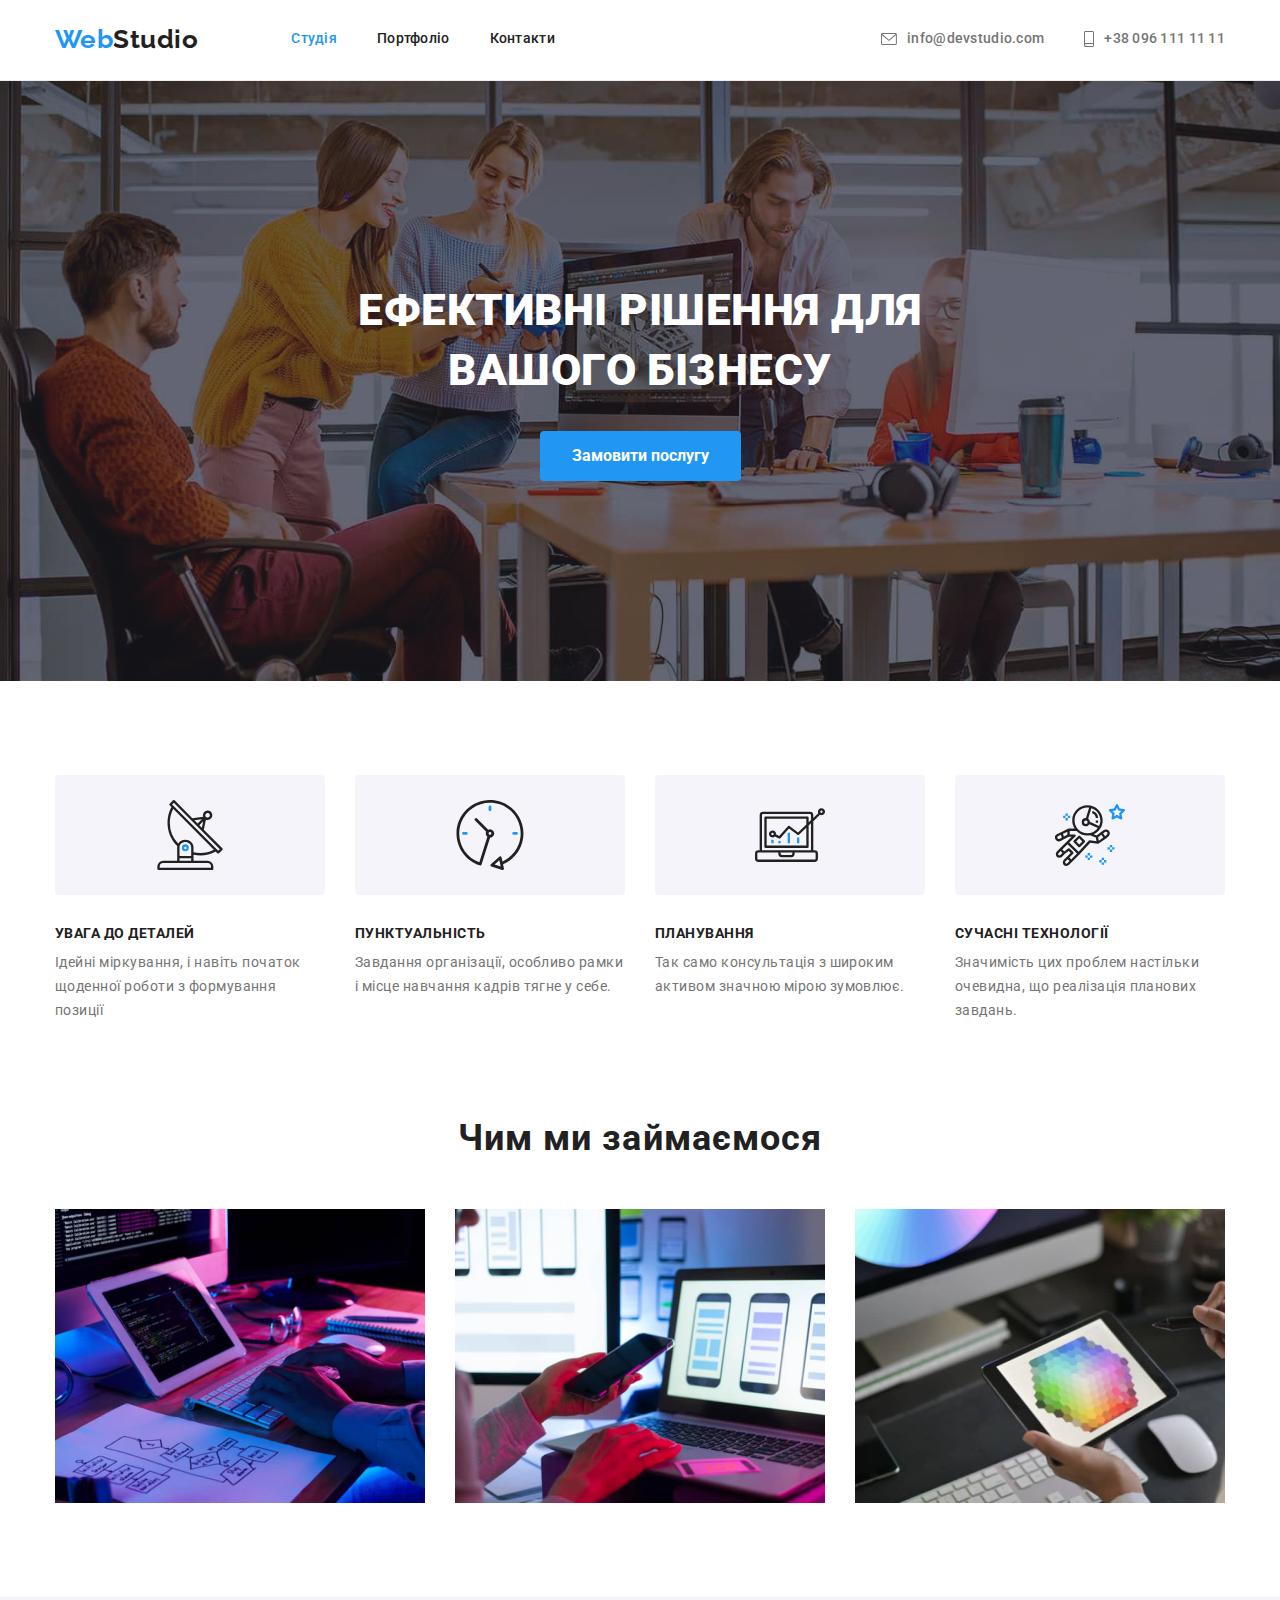
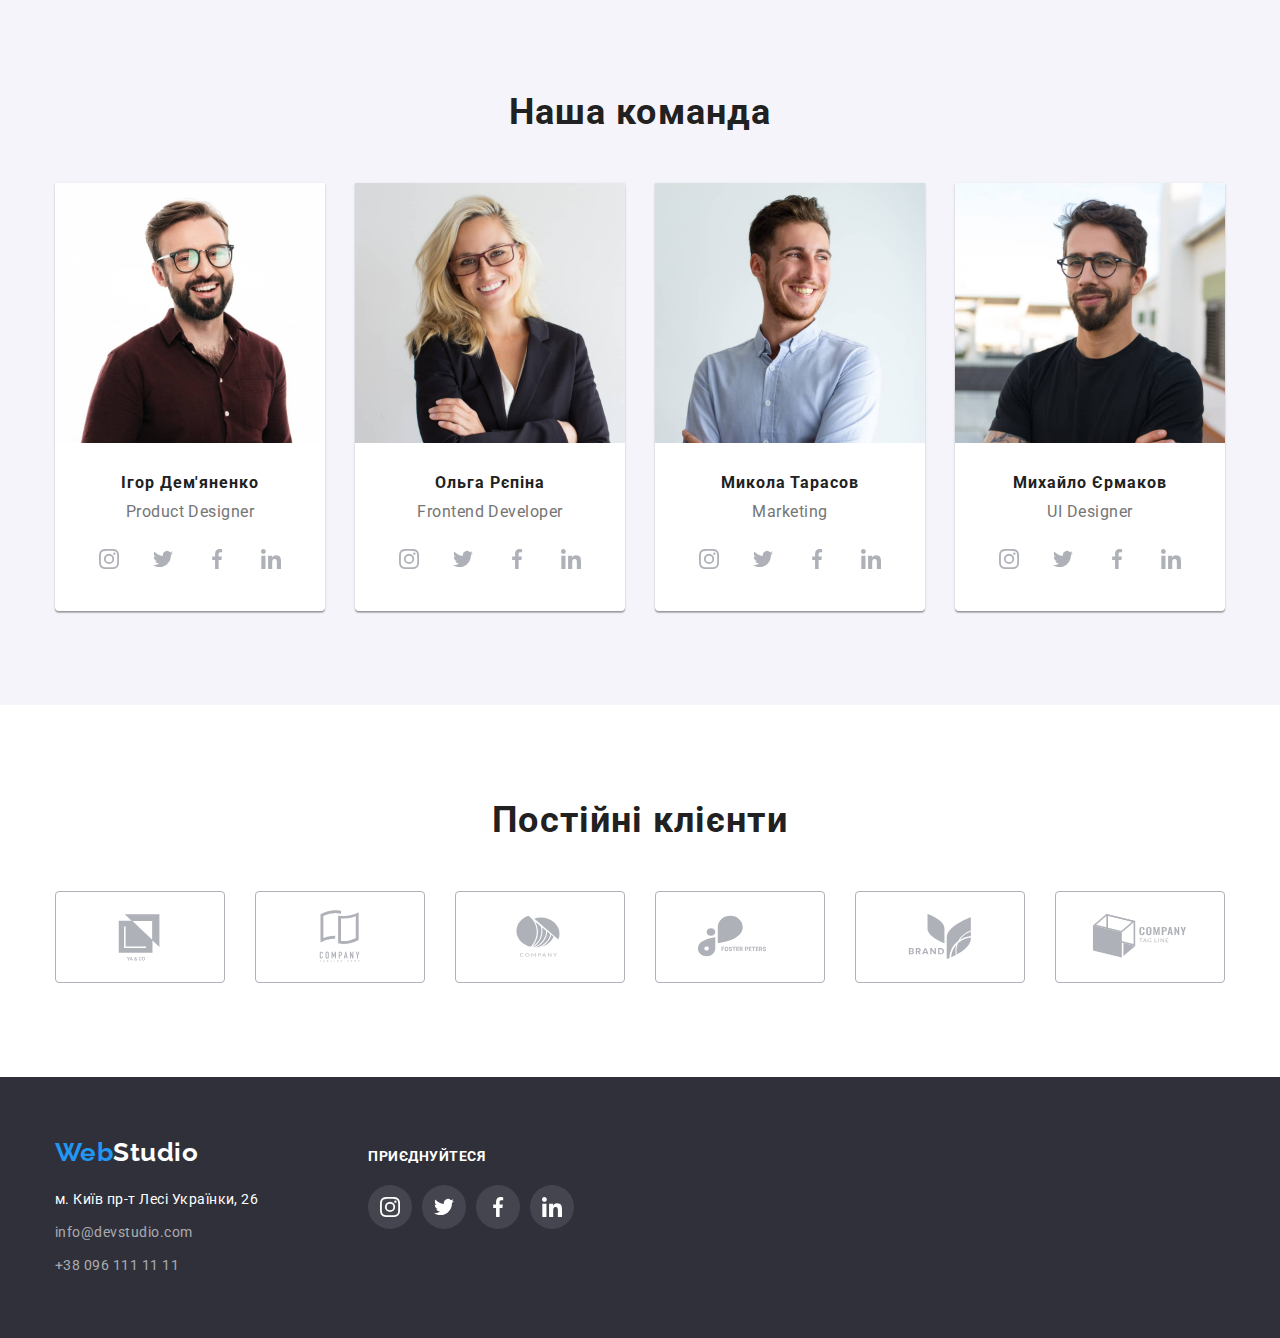
<file: index.html>
<!DOCTYPE html>
<html lang="uk">

<head>
    <meta charset="UTF-8">
    <meta http-equiv="X-UA-Compatible" content="IE=edge">
    <meta name="viewport" content="width=device-width, initial-scale=1.0">
    <link rel="stylesheet"
        href="https://cdnjs.cloudflare.com/ajax/libs/modern-normalize/1.0.0/modern-normalize.min.css" />
    <link rel="stylesheet" href="css/styles.css">
    <link rel="preconnect" href="https://fonts.googleapis.com">
    <link rel="preconnect" href="https://fonts.gstatic.com" crossorigin>
    <link
        href="https://fonts.googleapis.com/css2?family=Raleway:wght@700&family=Roboto:wght@400;500;700;900&display=swap"
        rel="stylesheet">
    <title>Homework 1</title>
</head>

<body>
    <!--Header-->
    <header class="header">
        <div class="container flex center">
            <a href="" class="logo-common logo-black"><span class="logo-highlight">Web</span>Studio</a>
            <nav class="flex-right">
                <ul class="flex list">
                    <li class="item"><a href="" class="link current">Студія</a></li>
                    <li class="item"><a href="./portfolio.html" class="link">Портфоліо</a></li>
                    <li class="item"><a href="" class="link">Контакти</a></li>
                </ul>
            </nav>
            <!--Contacts-->
            <ul class="flex list">
                <li class="item flex center-right ">
                    <a class="link-gray" href="mailto:info@devstudio.com">
                    <svg width="16px" height="12px">
                        <use href="./images/icons.svg#envelope"></use>
                    </svg>
                    <span class="mail-top">info@devstudio.com</span>
                </a>
                </li>
                <li class="item flex center-right">
                <a href="tel:+380961111111" class="link-gray">
                    <svg width="10px" height="16px">
                        <use href="./images/icons.svg#smartphone"></use>
                    </svg>
                   <span class="mail-top">+38 096 111 11 11</span> 
                </a>
                </li>           
            </ul>
        </div>
    </header>

    <!--Main Block-->
    <main>
        <section class="hero">
            <div class="container">
                <h1 class="hero-title">Ефективні рішення для <br /> вашого бізнесу</h1>
                <button class="button-blue" type="button">Замовити послугу</button>
            </div>
        </section>

        <!--Main titles-->
        <section class="section">
            <div class="top container">
                <h2 class="section-title-invisible">Наш підхід</h2>
                <ul class="list card-set">
                    <li class="item">
                        <div class="ico">
                        <svg class="icon" width="70" height="70">
                            <use href="./images/icons.svg#antenna"></use>
                        </svg>
                        </div>
                        <h3 class="title">Увага до деталей</h3>
                        <p class="description">Ідейні міркування, і навіть початок щоденної роботи з формування позиції
                        </p>
                    </li>
                    <li class="item">
                      <div class="ico">
                        <svg class="icon" width="70" height="70">
                            <use href="./images/icons.svg#clock"></use>
                        </svg>
                      </div>
                      <h3 class="title">Пунктуальність</h3>
                      <p class="description">Завдання організації, особливо рамки і місце навчання кадрів тягне у
                            себе.
                      </p>
                    </li>
                    <li class="item">
                        <div class="ico">
                            <svg class="icon" width="70" height="70">
                                <use href="./images/icons.svg#diagram"></use>
                            </svg>
                        </div>
                        <h3 class="title">Планування</h3>
                        <p class="description">Так само консультація з широким активом значною мірою зумовлює.</p>
                    </li>
                    <li class="item">
                        <div class="ico">
                            <svg class="icon" width="70" height="70">
                                <use href="./images/icons.svg#astronaut"></use>
                            </svg>
                        </div>
                        <h3 class="title">Сучасні технології</h3>
                        <p class="description">Значимість цих проблем настільки очевидна, що реалізація планових
                            завдань.
                        </p>
                    </li>
                </ul>
            </div>
        </section>
        <!--About work-->
        <section class="section bottom">
            <div class="container">
                <h2 class="section-title">Чим ми займаємося</h2>
                <ul class="list card-set">
                    <li class="item"><img src="images/a1.jpg" alt="HTML code typing" width="370" class="box"></li>
                    <li class="item"><img src="images/a2.jpg" alt="Page stylization" width="370" class="box"></li>
                    <li class="item"><img src="images/a3.jpg" alt="Color palette" width="370" class="box"></li>
                </ul>
            </div>
        </section>
        <!--Staff-->
        <section class="section staff">
            <div class="container">
            <h2 class="section-title">Наша команда</h2>
            <ul class="list card-set">
                <li class="item">
                    <img src="images/a4.jpg" alt="Photo of Igor Demyanenko" width="270" class="box">
                    <div class="centering">
                        <h3 class="studio-title">Ігор Дем'яненко</h3>
                        <p class="studio-short">Product Designer</p>
                        <ul class="list icon-set">
                            <li class="soc-size">
                                <a class="social" href="">
                                    <svg class="social-icon" width="20" height="20">
                                        <use href="./images/icons.svg#instagram"></use>
                                    </svg>
                                </a>
                            </li>
                            <li class="soc-size">
                                <a class="social" href="">
                                    <svg class="social-icon" width="20" height="20">
                                        <use href="./images/icons.svg#twitter"></use>
                                    </svg>
                                </a>
                            </li>
                            <li class="soc-size">
                                <a class="social" href="">
                                    <svg class="social-icon" width="20" height="20">
                                        <use href="./images/icons.svg#facebook"></use>
                                    </svg>
                                </a>
                            </li>
                            <li class="soc-size">
                                <a class="social" href="">
                                    <svg class="social-icon" width="20" height="20">
                                        <use href="./images/icons.svg#linkedin"></use>
                                    </svg>
                                </a>
                            </li>
                        </ul>
                    </div>
                </li>
                <li class="item">
                    <img src="images/a5.jpg" alt="Photo of Olga Riepina" width="270" class="box">
                    <div class="centering">
                        <h3 class="studio-title">Ольга Рєпіна</h3>
                        <p class="studio-short">Frontend Developer</p>
                        <ul class="list icon-set">
                            <li class="soc-size">
                                <a class="social" href="">
                                    <svg class="social-icon" width="20" height="20">
                                        <use href="./images/icons.svg#instagram"></use>
                                    </svg>
                                </a>
                            </li>
                            <li class="soc-size">
                                <a class="social" href="">
                                    <svg class="social-icon" width="20" height="20">
                                        <use href="./images/icons.svg#twitter"></use>
                                    </svg>
                                </a>
                            </li>
                            <li class="soc-size">
                                <a class="social" href="">
                                    <svg class="social-icon" width="20" height="20">
                                        <use href="./images/icons.svg#facebook"></use>
                                    </svg>
                                </a>
                            </li>
                            <li class="soc-size">
                                <a class="social" href="">
                                    <svg class="social-icon" width="20" height="20">
                                        <use href="./images/icons.svg#linkedin"></use>
                                    </svg>
                                </a>
                            </li>
                        </ul>
                    </div>
                </li>
                <li class="item">
                    <img src="images/a6.jpg" alt="Photo of Mykola Tarasov" width="270" class="box">
                    <div class="centering">
                        <h3 class="studio-title">Микола Тарасов</h3>
                        <p class="studio-short">Marketing</p>
                        <ul class="list icon-set">
                            <li class="soc-size">
                                <a class="social" href="">
                                    <svg class="social-icon" width="20" height="20">
                                        <use href="./images/icons.svg#instagram"></use>
                                    </svg>
                                </a>
                            </li>
                            <li class="soc-size">
                                <a class="social" href="">
                                    <svg class="social-icon" width="20" height="20">
                                        <use href="./images/icons.svg#twitter"></use>
                                    </svg>
                                </a>
                            </li>
                            <li class="soc-size">
                                <a class="social" href="">
                                    <svg class="social-icon" width="20" height="20">
                                        <use href="./images/icons.svg#facebook"></use>
                                    </svg>
                                </a>
                            </li>
                            <li class="soc-size">
                                <a class="social" href="">
                                    <svg class="social-icon" width="20" height="20">
                                        <use href="./images/icons.svg#linkedin"></use>
                                    </svg>
                                </a>
                            </li>
                        </ul>
                    </div>
                </li>
                <li class="item">
                    <img src="images/a7.jpg" alt="Photo of Mykhaylo Yermakov" width="270" class="box">
                    <div class="centering">
                        <h3 class="studio-title">Михайло Єрмаков</h3>
                        <p class="studio-short">UI Designer</p>
                        <ul class="list icon-set">
                            <li class="soc-size">
                                <a class="social" href="">
                                    <svg class="social-icon" width="20" height="20">
                                        <use href="./images/icons.svg#instagram"></use>
                                    </svg>
                                </a>
                            </li>
                            <li class="soc-size">
                                <a class="social" href="">
                                    <svg  class="social-icon" width="20" height="20">
                                        <use href="./images/icons.svg#twitter"></use>
                                    </svg>
                                </a>
                            </li>
                            <li class="soc-size">
                                <a class="social" href="">
                                    <svg class="social-icon" width="20" height="20">
                                        <use href="./images/icons.svg#facebook"></use>
                                    </svg>
                                </a>
                            </li>
                            <li class="soc-size">
                                <a class="social" href="">
                                    <svg class="social-icon" width="20" height="20">
                                        <use href="./images/icons.svg#linkedin"></use>
                                    </svg>
                                </a>
                            </li>
                        </ul>
                    </div>
                </li>
            </ul>
            </div>
        </section>
        <!--Customers-->
        <section class="section">
            <div class="container additional">
            <h2 class="section-title">Постійні клієнти</h2>
            <ul class="list card-set">
                <li class="queue">
                    <a class="item" href="">
                    <svg class="item2" width="106" height="60">
                        <use href="./images/icons.svg#logo1"></use>
                    </svg>
                    </a>
                </li>
                <li class="queue">
                    <a class="item" href="">
                    <svg class="item2" width="106" height="60">
                        <use href="./images/icons.svg#logo2"></use>
                    </svg>
                    </a>
                </li>
                <li class="queue">
                    <a class="item" href="">
                    <svg class="item2" width="106" height="60">
                        <use href="./images/icons.svg#logo3"></use>
                    </svg>
                    </a>
                </li>
                <li class="queue">
                    <a class="item" href="">
                    <svg class="item2" width="106" height="60">
                        <use href="./images/icons.svg#logo4"></use>
                    </svg>
                    </a>
                </li>
                <li class="queue">
                    <a class="item" href="">
                    <svg class="item2" width="106" height="60">
                        <use href="./images/icons.svg#logo5"></use>
                    </svg>
                    </a>
                </li>
                <li class="queue">
                    <a class="item" href="">
                    <svg class="item2" width="106" height="60">
                        <use href="./images/icons.svg#logo6"></use>
                    </svg>
                    </a>
                </li>
            </ul>
            </div>
        </section>
    </main>
    <!--Footer-->
    <footer class="footer">
        <div class="container flex">
            <div>
            <a href="" class="logo-common logo-white"><span class="logo-highlight">Web</span>Studio</a>
            <address>
                <p class="street item">м. Київ пр-т Лесі Українки, 26</p>
                <ul class="list">
                    <li class="item"><a href="mailto:info@devstudio.com" class="address-contact">info@devstudio.com</a>
                    </li>
                    <li class="item"><a href="tel:+380961111111" class="address-contact">+38 096 111 11 11</a></li>
                </ul>
            </address>
            </div>
            <div class="right">
        <h2 class="right-below">Приєднуйтеся</h2>
        <ul class="list icon-set">
            <li class="soc-size">
                <a class="social-f" href="">
                    <svg class="social-icon-f" width="20" height="20">
                        <use href="./images/icons.svg#instagram"></use>
                    </svg>
                </a>
            </li>
            <li class="soc-size">
                <a class="social-f" href="">
                    <svg class="social-icon-f" width="20" height="20">
                        <use href="./images/icons.svg#twitter"></use>
                    </svg>
                </a>
            </li>
            <li class="soc-size">
                <a class="social-f" href="">
                    <svg class="social-icon-f" width="20" height="20">
                        <use href="./images/icons.svg#facebook"></use>
                    </svg>
                </a>
            </li>
            <li class="soc-size">
                <a class="social-f" href="">
                    <svg class="social-icon-f" width="20" height="20">
                        <use href="./images/icons.svg#linkedin"></use>
                    </svg>
                </a>
            </li>
        </ul>
            </div>
        </div>
    </footer>
</body>

</html>
</file>
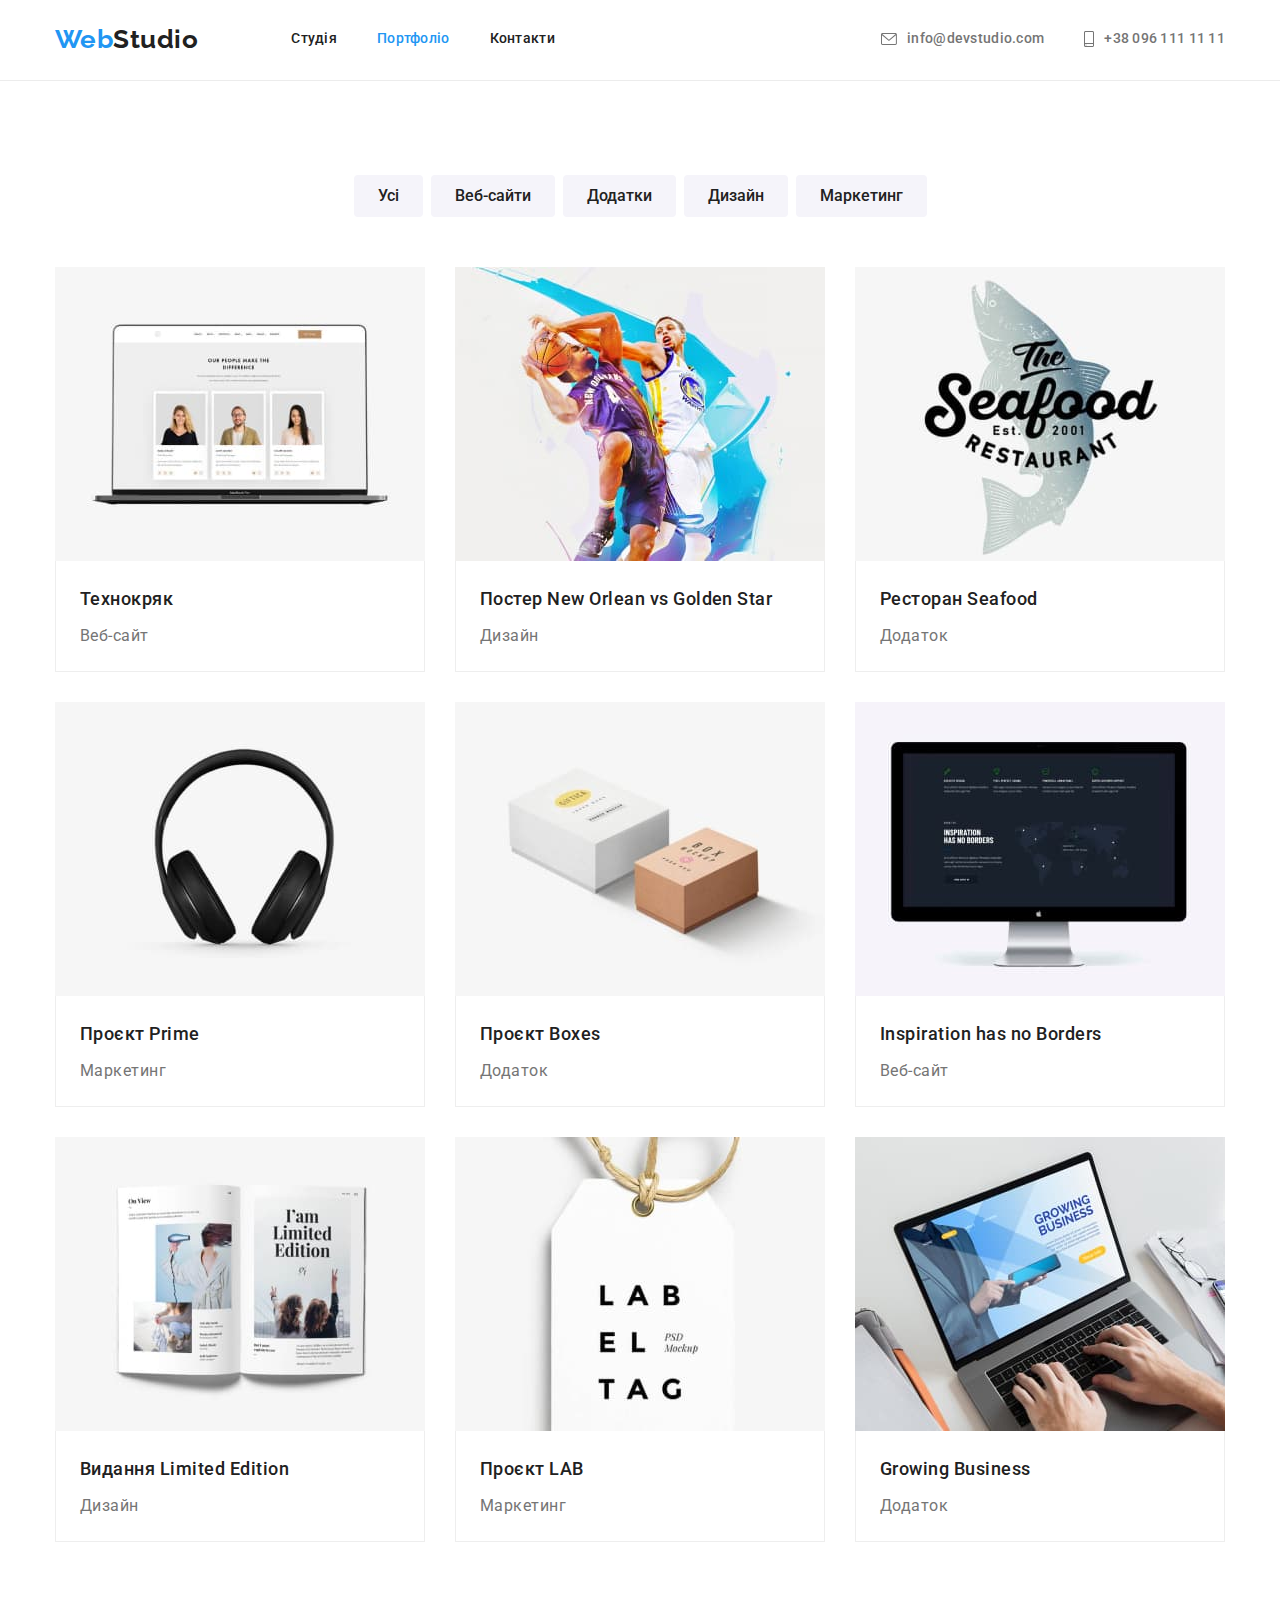
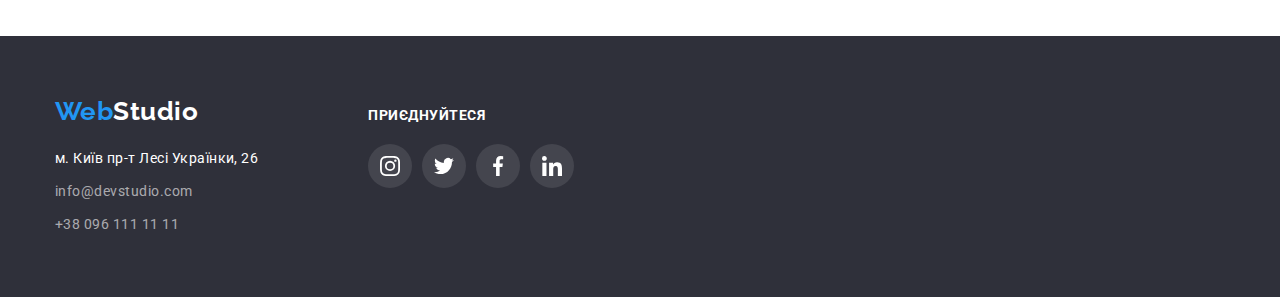
<file: portfolio.html>
<!DOCTYPE html>
<html lang="uk">

<head>
    <meta charset="UTF-8">
    <meta http-equiv="X-UA-Compatible" content="IE=edge">
    <meta name="viewport" content="width=device-width, initial-scale=1.0">
    <link rel="stylesheet" href="https://cdnjs.cloudflare.com/ajax/libs/modern-normalize/1.0.0/modern-normalize.min.css" />
    <link rel="stylesheet" href="css/styles.css">
    <link rel="preconnect" href="https://fonts.googleapis.com">
    <link rel="preconnect" href="https://fonts.gstatic.com" crossorigin>
    <link
        href="https://fonts.googleapis.com/css2?family=Raleway:wght@700&family=Roboto:wght@400;500;700;900&display=swap"
        rel="stylesheet">
    <title>Homework 2</title>
</head>

<body>
    <!--Header-->
    <header class="header">
        <div class="container flex center">
            <a href="" class="logo-common logo-black"><span class="logo-highlight">Web</span>Studio</a>
            <nav class="flex-right">
                <ul class="flex list">
                    <li class="item"><a href="./index.html" class="link">Студія</a></li>
                    <li class="item"><a href="" class="link current">Портфоліо</a></li>
                    <li class="item"><a href="" class="link">Контакти</a></li>
                </ul>
            </nav>
            <!--Contacts-->
            <ul class="flex list">
                <li class="item flex center-right">
                    <a class="link-gray" href="mailto:info@devstudio.com">
                        <svg width="16px" height="12px">
                            <use href="./images/icons.svg#envelope"></use>
                        </svg>
                        <span class="mail-top">info@devstudio.com</span>
                    </a>
                </li>
                <li class="item flex center-right">
                    <a href="tel:+380961111111" class="link-gray">
                        <svg width="10px" height="16px">
                            <use href="./images/icons.svg#smartphone"></use>
                        </svg>
                        <span class="mail-top">+38 096 111 11 11</span>
                    </a>
                </li>
            </ul>
        </div>
    
    </header>

    <main>
            <!--Main Block-->
        <section class="section">
        <div class="container">
            <h1 class="section-title-invisible">Портфоліо</h1>
            <ul class="list flex margin">
                <li class="button"><button class="button-gray" type="button">Усі</button></li>
                <li class="button"><button class="button-gray" type="button">Веб-сайти</button></li>
                <li class="button"><button class="button-gray" type="button">Додатки</button></li>
                <li class="button"><button class="button-gray" type="button">Дизайн</button></li>
                <li class="button"><button class="button-gray" type="button">Маркетинг</button></li>
            </ul> 
            <ul class="port list card-set">
                <li>
                    <a href="" class="nodecoration item">
                        <img src="images/portfolio-image1.jpg" alt="Our staff" width="370" class="box">
                        <div class="border">
                        <h2 class="portfolio-title">Технокряк</h2>
                        <p class="portfolio-short">Веб-сайт</p>
                        </div>
                    </a>
                </li>
                <li>
                    <a href="" class="nodecoration item">
                        <img src="images/portfolio-image2.jpg" alt="Basketball players" width="370" class="box">
                        <div class="border">
                        <h2 class="portfolio-title">Постер New Orlean vs Golden Star</h2>
                        <p class="portfolio-short">Дизайн</p>
                        </div>
                    </a>
                </li>
                <li>
                    <a href="" class="nodecoration item">
                        <img src="images/portfolio-image3.jpg" alt="Label with a fish" width="370" class="box">
                        <div class="border">
                        <h2 class="portfolio-title">Ресторан Seafood</h2>
                        <p class="portfolio-short">Додаток</p>
                        </div>
                    </a>
                </li>
                <li>
                    <a href="" class="nodecoration item">
                        <img src="images/portfolio-image4.jpg" alt="Headphones" width="370" class="box">
                        <div class="border">
                        <h2 class="portfolio-title">Проєкт Prime</h2>
                        <p class="portfolio-short">Маркетинг</p>
                        </div>
                    </a>
                </li>
                <li>
                    <a href="" class="nodecoration item">
                        <img src="images/portfolio-image5.jpg" alt="Two boxes" width="370" class="box">
                        <div class="border">
                        <h2 class="portfolio-title">Проєкт Boxes</h2>
                        <p class="portfolio-short">Додаток</p>
                        </div>
                    </a>
                </li>
                <li>
                    <a href="" class="nodecoration item">
                        <img src="images/portfolio-image6.jpg" alt="Monitor" width="370" class="box">
                        <div class="border">
                        <h2 class="portfolio-title">Inspiration has no Borders</h2>
                        <p class="portfolio-short">Веб-сайт</p>
                        </div>
                    </a>
                </li>
                <li>
                    <a href="" class="nodecoration item">
                        <img src="images/portfolio-image7.jpg" alt="Magazine" width="370" class="box">
                        <div class="border">
                        <h2 class="portfolio-title">Видання Limited Edition</h2>
                        <p class="portfolio-short">Дизайн</p>
                        </div>
                    </a>
                </li>
                <li>
                    <a href="" class="nodecoration item">
                        <img src="images/portfolio-image8.jpg" alt="Lab tag" width="370" class="box">
                        <div class="border">
                        <h2 class="portfolio-title">Проєкт LAB</h2>
                        <p class="portfolio-short">Маркетинг</p>
                        </div>
                    </a>
                </li>
                <li>
                    <a href="" class="nodecoration item">
                        <img src="images/portfolio-image9.jpg" alt="Hands on a laptop" width="370" class="box">
                        <div class="border">
                        <h2 class="portfolio-title">Growing Business</h2>
                        <p class="portfolio-short">Додаток</p>
                        </div>
                    </a>
                </li>
            </ul>
        </div>
        </section>
    </main>
    <!--Footer-->
    <footer class="footer">
        <div class="container flex">
            <div>
                <a href="" class="logo-common logo-white"><span class="logo-highlight">Web</span>Studio</a>
                <address>
                    <p class="street item">м. Київ пр-т Лесі Українки, 26</p>
                    <ul class="list">
                        <li class="item"><a href="mailto:info@devstudio.com" class="address-contact">info@devstudio.com</a>
                        </li>
                        <li class="item"><a href="tel:+380961111111" class="address-contact">+38 096 111 11 11</a></li>
                    </ul>
                </address>
            </div>
            <div class="right">
                <h2 class="right-below">Приєднуйтеся</h2>
                <ul class="list icon-set">
                    <li class="soc-size">
                        <a class="social-f" href="">
                            <svg class="social-icon-f" width="20" height="20">
                                <use href="./images/icons.svg#instagram"></use>
                            </svg>
                        </a>
                    </li>
                    <li class="soc-size">
                        <a class="social-f" href="">
                            <svg class="social-icon-f" width="20" height="20">
                                <use href="./images/icons.svg#twitter"></use>
                            </svg>
                        </a>
                    </li>
                    <li class="soc-size">
                        <a class="social-f" href="">
                            <svg class="social-icon-f" width="20" height="20">
                                <use href="./images/icons.svg#facebook"></use>
                            </svg>
                        </a>
                    </li>
                    <li class="soc-size">
                        <a class="social-f" href="">
                            <svg class="social-icon-f" width="20" height="20">
                                <use href="./images/icons.svg#linkedin"></use>
                            </svg>
                        </a>
                    </li>
                </ul>
            </div>
        </div>
    </footer>
</body>

</html>
</file>
<file: css/styles.css>
/* Common css*/
:root {
  --primary-text-color: #212121;
  --secondary-text-color: #757575;
  --accent1-color: #2196f3;
  --accent2-color: #ffffff;
  --button-color: #F5F4FA;
  --background-color: #2F303A;
  --button-active: #188CE8;
  --button-social: rgba(33, 150, 243, 1)
}

/* Global*/
html {
  box-sizing: border-box;
}
*,
*::before,
*::after {
  box-sizing: inherit;
}
h1,
h2,
h3,
p,
ul,
a {
  padding: 0;
  margin: 0;
}


body {
  font-family: 'Roboto', sans-serif;
  color: var(--primary-text-color);
  background-color: var(--accent2-color);
  letter-spacing: 0.03em;
  margin: 0;
}


.list {
  list-style: none;
}
/* .list .item {
} */

.header {
    border-bottom: 1px solid #ECECEC;
}
.nodecoration {
  text-decoration: none;
}
/* .nodecoration1 {
  margin: -40px 0 0 0;
  padding: 0;
} */
.refer {
  display: block;
  text-decoration: none; 
}
.container {
  width: 1200px;
  margin: 0 auto;
  padding: 0 15px;
}
.margin {
  justify-content: center;
}
.center {
  align-items: center;
  padding-top: 24px;
  padding-bottom: 25px;
}
.center-right {
  align-items: center;
}
.mail {
      display: flex;
      align-items: center;
      color: var(--secondary-text-color);
      text-decoration: none;
      font-weight: 500;
      font-size: 14px;
      line-height: 1.14;
      letter-spacing: 0.02em;
}
.mail-top {
  margin-left: 10px;
}
.flex-right {
  display: flex;
  margin-right: auto;
}
.flex-right .list {
  margin-left: 93px;
}
.flex .item:not(:last-child) {
  margin-right: 40px;
}
.flex {
  display: flex;
}
/* Logo*/

.logo-common {
  text-decoration: none;
  font-family: 'Raleway';
  font-weight: 700;
  font-size: 26px;
  line-height: 1.19;
}
 .logo-black {
  color: #212121;
}
.footer .logo-white {
  color: #ffffff;
}
.logo-highlight {
  color: #2196f3;
  text-decoration: none;
}

/*.flex-right .item + .item {
  margin-left: 40px;
}
*/




/* Site navigation*/
.flex-right .link {
  display: block;

  color: var(--primary-text-color);
  text-decoration: none;
  font-weight: 500;
  font-size: 14px;
  line-height: 1.14;
  letter-spacing: 0.02em;
}

/* Icons */

 .link-gray {
  display: flex;
  align-items: center;
  fill: var(--secondary-text-color);
  color: var(--secondary-text-color);
  text-decoration: none;
  font-weight: 500;
  font-size: 14px;
  line-height: 1.14;
  letter-spacing: 0.02em;
}
 .link.current {
  color: var(--accent1-color)
}
 .link:hover,
 .link:focus,
 .link-gray:hover,
 .link-gray:focus {
  color: var(--accent1-color);
  fill: var(--accent1-color);
}
.ico {
  /* display: inline-block; */
  background-color: var(--button-color);
  max-width: 270px;
  height: 120px;
  border-radius: 4px;
  display: flex;
  align-items: center;
  justify-content: center;
}



.icon-set {
  display: flex;
  flex-wrap: wrap;
  gap: 10px;
  justify-content: center;
  align-items: center;
}
.soc-size {
  width: 44px;
  height: 44px;
}
.social {
  display: flex;
  align-items: center;
  justify-content: center;
  width: 44px;
  height: 44px;
  border: none;
  border-radius: 50%;
  background-color: transparent;
  fill: rgba(175, 177, 184, 1);
}
.social-icon {
  /* padding: 12px; */
}
.social:hover,
.social:focus {
  background-color: var(--button-social);
  fill: var(--accent2-color);
  cursor: pointer;
}


.social-f {
    display: flex;
    align-items: center;
    justify-content: center;
    fill: var(--accent2-color);
    width: 44px;
    height: 44px;
    border: none;
    border-radius: 50%;
    background-color: rgba(255, 255, 255, 0.1);
}
.social-f:hover,
.social-f:focus {
    background-color: var(--button-social);
    cursor: pointer;
}
.social-icon-f {
  /* padding: 12px; */
}
/* .container {
  width: 1200px;
  margin: 0 auto;
  padding: 0 15px;
} */
/* Hero*/
.hero {
  background-color: var(--background-color);
  max-width: 1600px;
  margin: 0 auto;
  text-align: center;
  padding-top: 200px;
  padding-bottom: 200px;
  background-image: linear-gradient(to right, rgba(47, 48, 58, 0.4), rgba(47, 48, 58, 0.4)),
  url(../images/hero.jpg);
  background-position: center;
  background-size: cover;
  background-color: rgba(196, 196, 196, 1);
  background-repeat: no-repeat;
}
.hero-title {
  color: var(--accent2-color);
  text-transform: uppercase;
  margin-top: 0px;
  margin-bottom: 30px;
  font-weight: 900;
  font-size: 44px;
  line-height: 1.36;
}
/* Section */
.section {
  padding-top: 94px;
  padding-bottom: 94px;
}
.bottom {
  padding-top: 0px;
}

.wrap {
  flex-wrap: wrap;
  margin: 0 -15px;
}


.section-title {
  color: var(--primary-text-color);
  font-weight: 700;
  font-size: 36px;
  line-height: 1.17;
  text-align: center;
  letter-spacing: 0.03em;
  margin-bottom: 50px;
}

.section-title-invisible {
  display: none;
}

.card-set {
  display: flex;
  flex-wrap: wrap;
  gap: 30px;
}
.top .item {
  flex-basis: calc((100% - 90px) / 4);
  /* padding: 15px; */
}
.staff .item {
  flex-basis: calc((100% - 90px) / 4);
}
.port .item {
  flex-basis: calc((100% - 60px) / 3);
  display: block;
}
.port .item:hover,
.port .item:focus {
      box-shadow: 1px 4px 6px rgba(0, 0, 0, 0.16), 0px 4px 4px rgba(0, 0, 0, 0.06), 0px 1px 1px rgba(0, 0, 0, 0.12);
}



/* Features*/
/* .feature-list {
  display: flex;
  flex-wrap: wrap;
  margin: 0 -15px;
} */
  
  /* margin: -15px; */
  /* margin-left:  -15px; */

  /* margin-bottom: 94px; */

/* .wrap2 {

 
} */
/* .feature-list .item {
  margin: 0 15px;
  width: 270px;
} */
/* .feature-list .item:not(:last-child) {
    margin-right: 30px;
} */
/* .flex .item:not(:last-child) {
  margin-right: 30px;
} */
/* .flex .member:not(:last-child) {
  margin-right: 30px;
} */

.top .title {
  color: var(--primary-text-color);
  font-weight: 700;
  font-size: 14px;
  line-height: 1.144;
  text-transform: uppercase;
  margin-bottom: 10px;
  margin-top: 30px;
}

.top .description {
  color: var(--secondary-text-color);
  font-size: 14px;
  line-height: 1.71;
}

.staff {
  background-color: var(--button-color);
}
/* .member {
  width: 270px;
  margin: 0 15px;
} */

.staff .item {
  background-color: var(--accent2-color);
  border-bottom-left-radius: 4px;
  border-bottom-right-radius: 4px;
  box-shadow: 0px 1px 3px rgba(0, 0, 0, 0.12), 0px 1px 1px rgba(0, 0, 0, 0.14), 0px 2px 1px rgba(0, 0, 0, 0.2);
}  


.studio-title {
  color: var(--primary-text-color);
  font-weight: 700;
  font-size: 16px;
  line-height: 1.1875;
  letter-spacing: 0.06em;
  margin-bottom: 10px;
}

.studio-short {
  color: var(--secondary-text-color);
  font-size: 16px;
  line-height: 1.1875;
  margin-bottom: 16px;
}

/* Button*/
.button-blue {
  cursor: pointer;
  color: var(--accent2-color);
  background-color: var(--accent1-color);
  border-radius: 4px;
  padding: 10px 32px;
  border: none;
  font-family: 'Roboto';
  font-style: normal;
  font-weight: 700;
  font-size: 16px;
  line-height: 1.88;
}
.button-blue:hover,
.button-blue:focus {
  background-color: var(--button-active);
}
.button-gray {
  cursor: pointer;
  color: var(--primary-text-color);
  background-color: var(--button-color);
  border-radius: 4px;
  padding: 6px 22px;
  text-align: center;
  border-color: transparent;
  font-weight: 500;
  font-size: 16px;
  line-height: 1.625;

}
.button-gray:hover,
.button-gray:focus {
  background-color: var(--accent1-color);
  color: var(--accent2-color);
  box-shadow: 0px 2px 2px rgba(0, 0, 0, 0.12), 0px 1px 2px rgba(0, 0, 0, 0.08), 0px 1px 2px rgba(0, 0, 0, 0.1);
}

/*Customers*/
.additional .queue {
    flex-basis: calc((100% - 150px) / 6);
    height: 92px;
}
.additional .item {

  display: flex;
  align-items: center;
  justify-content: center;
  border: 1px solid rgba(175, 177, 184, 1);
  border-radius: 4px;
  fill: rgba(175, 177, 184, 1);
  max-width: 170px;
  height: 92px;


}

.additional .item2 {
  /* padding: 16px 32px; */
}

.additional .item:hover,
.additional .item:focus {
  fill: rgba(33, 150, 243, 1);
  border: 1px solid rgba(33, 150, 243, 1);
  cursor: pointer;
}

/* Footer*/
.footer {
  background-color: var(--background-color);
  margin-left: auto;
  margin-right: auto;
  padding: 60px 0;
}
.footer .item:not(:last-child) {
  margin-bottom: 9px;
}

.street {
  font-size: 14px;
  line-height: 1.71;
  color: var(--accent2-color);
  font-style: normal;
  margin-top: 20px;
}
.address-contact {
  color: rgba(255, 255, 255, 0.6);
  font-size: 14px;
  line-height: 1.71;
  font-style: normal;
  text-decoration: none;
}
.address-contact:hover,
.address-contact:focus {
  color: var(--accent1-color);
}

.portfolio-title {
  color: var(--primary-text-color);
  font-weight: 500;
  font-size: 18px;
  line-height: 2;
  margin-bottom: 4px;
}
.portfolio-short {
  color: var(--secondary-text-color);
  font-size: 16px;
  line-height: 1.875;
}
.images {
  width: 370px;
  /* margin: 15px; */
}
.box {
  display: block;
}
.border {
  /* border: 1px solid #eeeeee; */
  border-right: 1px solid #eeeeee;
  border-left: 1px solid #eeeeee;
  border-bottom: 1px solid #eeeeee;
  padding: 20px 24px;
}
.centering {
  padding: 30px 0;
  text-align: center;
}


/* .images:nth-child(3n + 1) {
  margin-right: 30px;
}
.images:nth-child(3n + 2) {
  margin-right: 30px;
} */
.button:not(:last-child) {
  margin-right: 8px;
}
/* .filter {
  margin-bottom: 50px;
} */
.footer .right {
  margin-left: 70px;
}
.footer .right-below {
  color: white;
  text-transform: uppercase;
  font-weight: 700px;
  font-size: 14px;
  line-height: 1.14;
  margin-top: 12px;
  margin-bottom: 20px;
}
.port {
  margin-top: 50px;
  }
</file>
